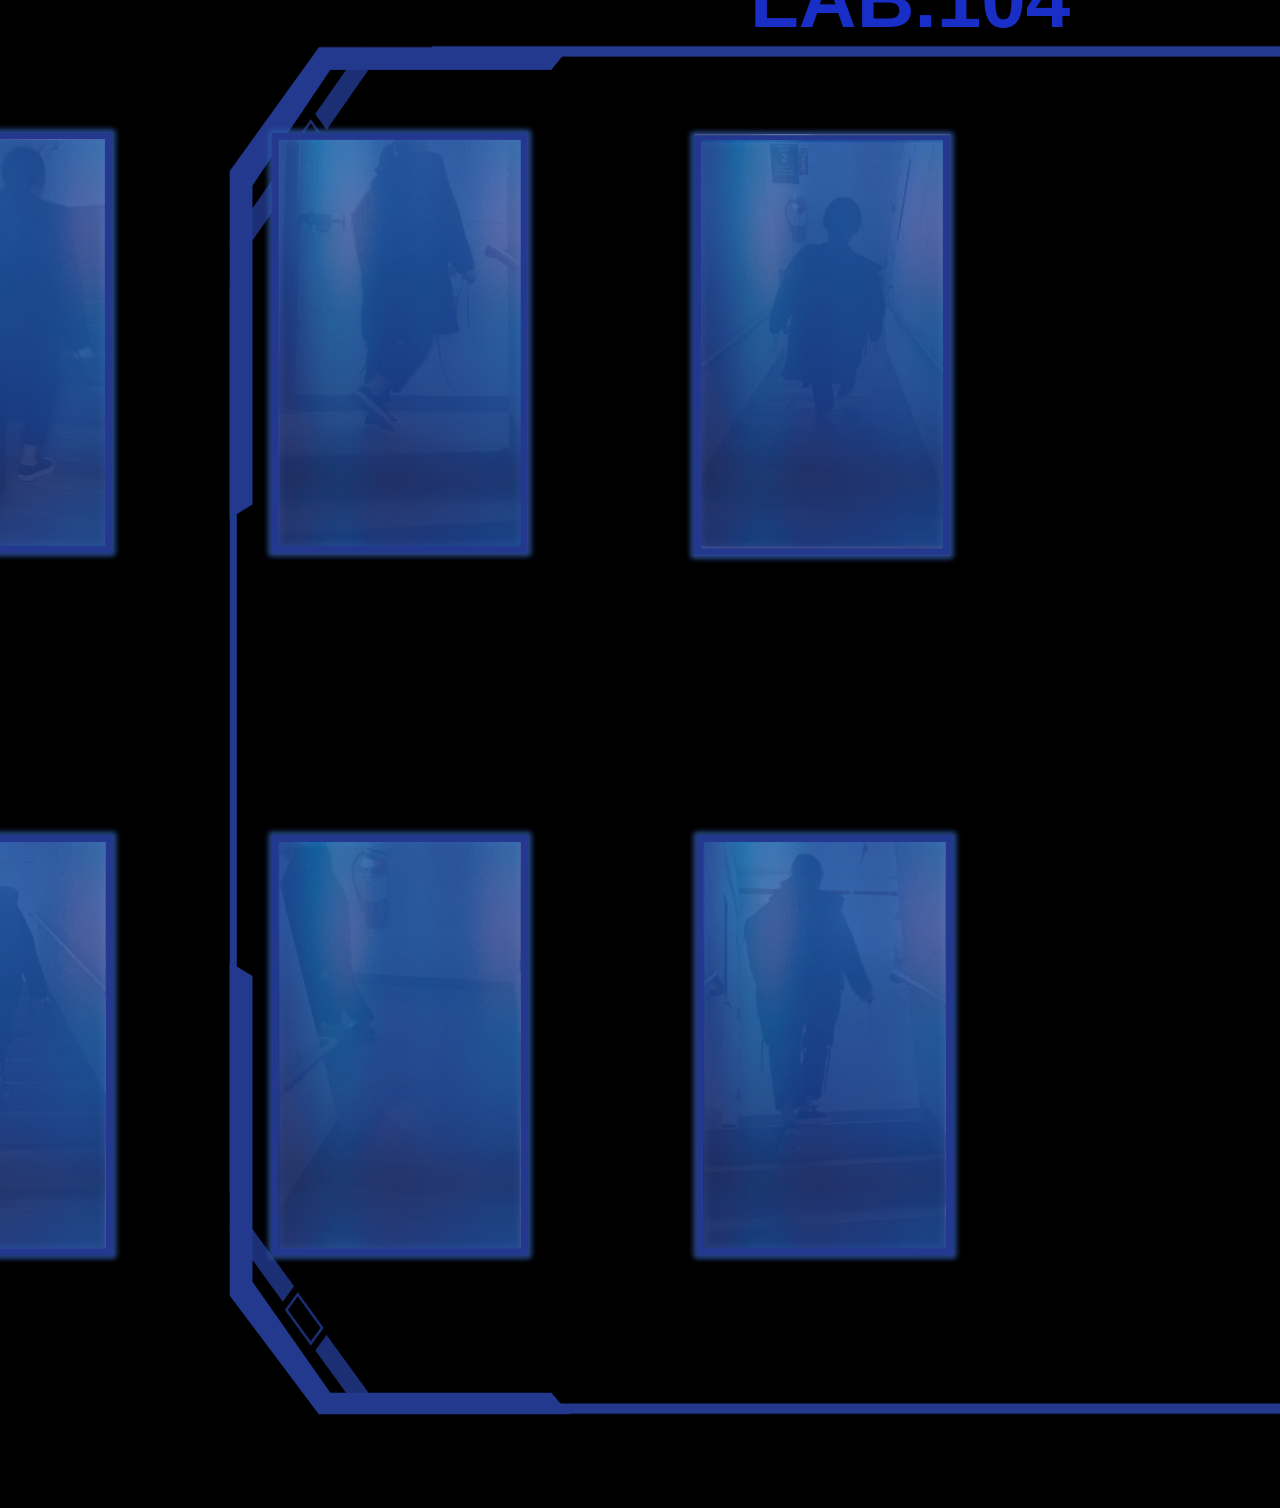
<file: index.html>
<!DOCTYPE html>
<html lang="en" dir="ltr">
  <head>
    <link rel="stylesheet" href="css/task1.css">
  </head>
<body>
<img class="frame"src="task 1 frame.png">
<a href="Task2.html"><img class="photo1" src="task1_photo1.png"></a>
<img class="glass1" src="gl.png">

<img class="photo2" src="task1_photo22.png">
<img class="glass2" src="gl.png">

<img class="photo3" src="task1_photo32.png">
<a href="Task3.html"><img class="glass3" src="gl.png"></a>

<img class="photo4" src="task1_photo4.png">
<a href="Task5.html"><img class="glass4" src="gl.png"></a>

<img class="photo5" src="task1_photo5.png">
<img class="glass5" src="gl.png">

<img class="photo6" src="task1_photo6.png">
<img class="glass6" src="gl.png">

<h1>
  LAB.104
</h1>

  </body>
</html>
</file>
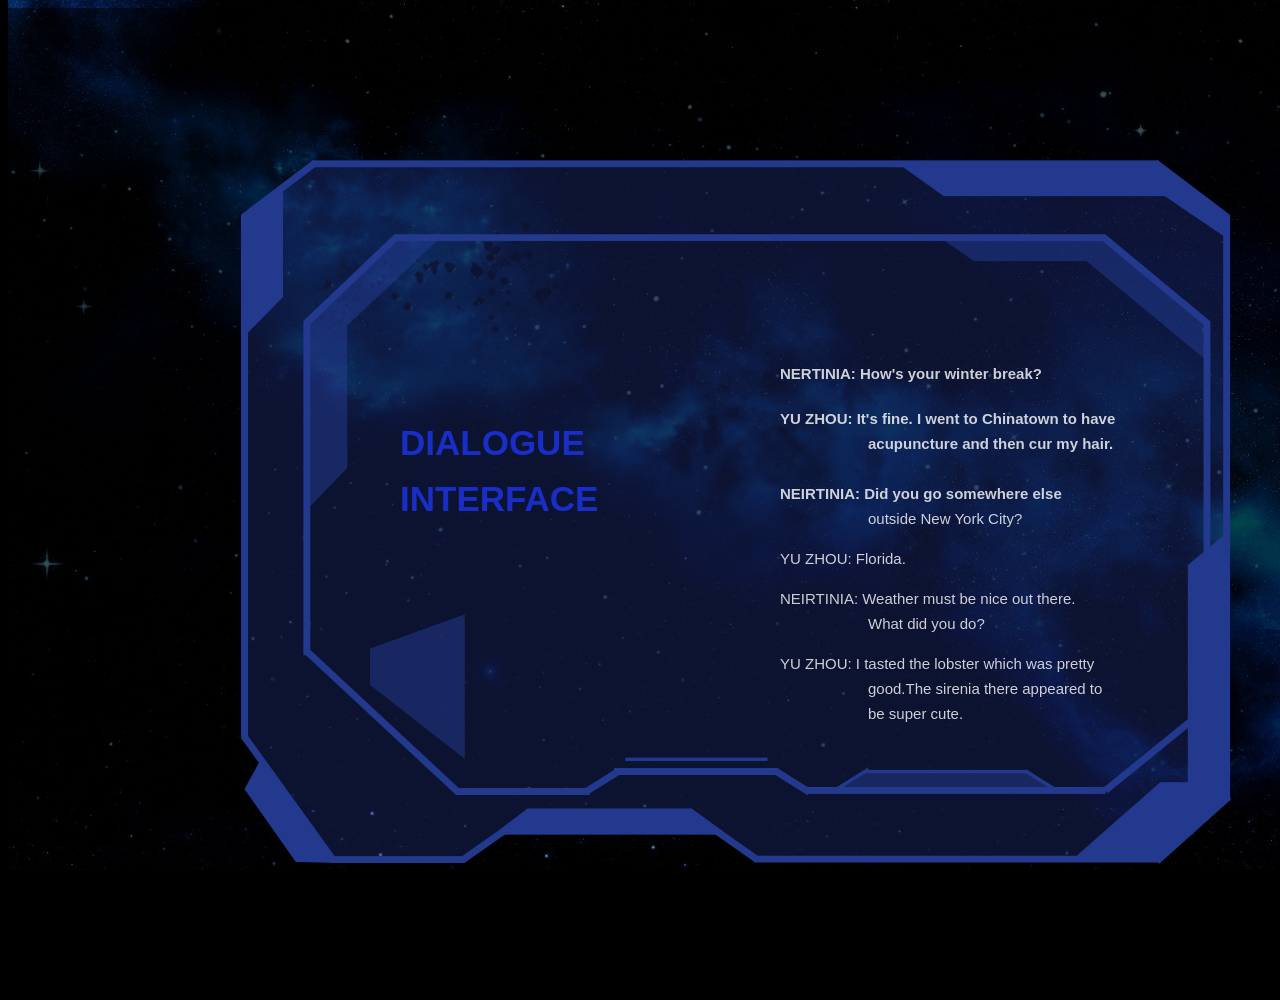
<file: Task2.html>
<!DOCTYPE html>
<html lang="en" dir="ltr">
  <head>
    <link rel="stylesheet" href="css/task2.css">
  </head>
<body>
  <div class="box"></div>
<img class="background" src="galaxy.jpg">
<img class="frame" src="frame.png">
<h1>DIALOGUE</h1>
<h2>INTERFACE</h2>
<h3>NERTINIA: How's your winter break?</h3>
<h4>YU ZHOU: It's fine. I went to Chinatown to have</h4>
<h5>acupuncture and then cur my hair.</h5>
<h6>NEIRTINIA: Did you go somewhere else </h6>
<h7>outside New York City?</h7>
<h8>YU ZHOU: Florida.</h8>
<h9>NEIRTINIA: Weather must be nice out there. </h9>
<h10>What did you do?</h10>
<h11>YU ZHOU: I tasted the lobster which was pretty</h11>
<h12>good.The sirenia there appeared to</h12>
<h13>be super cute.</h13>

  </body>
</html>
</file>
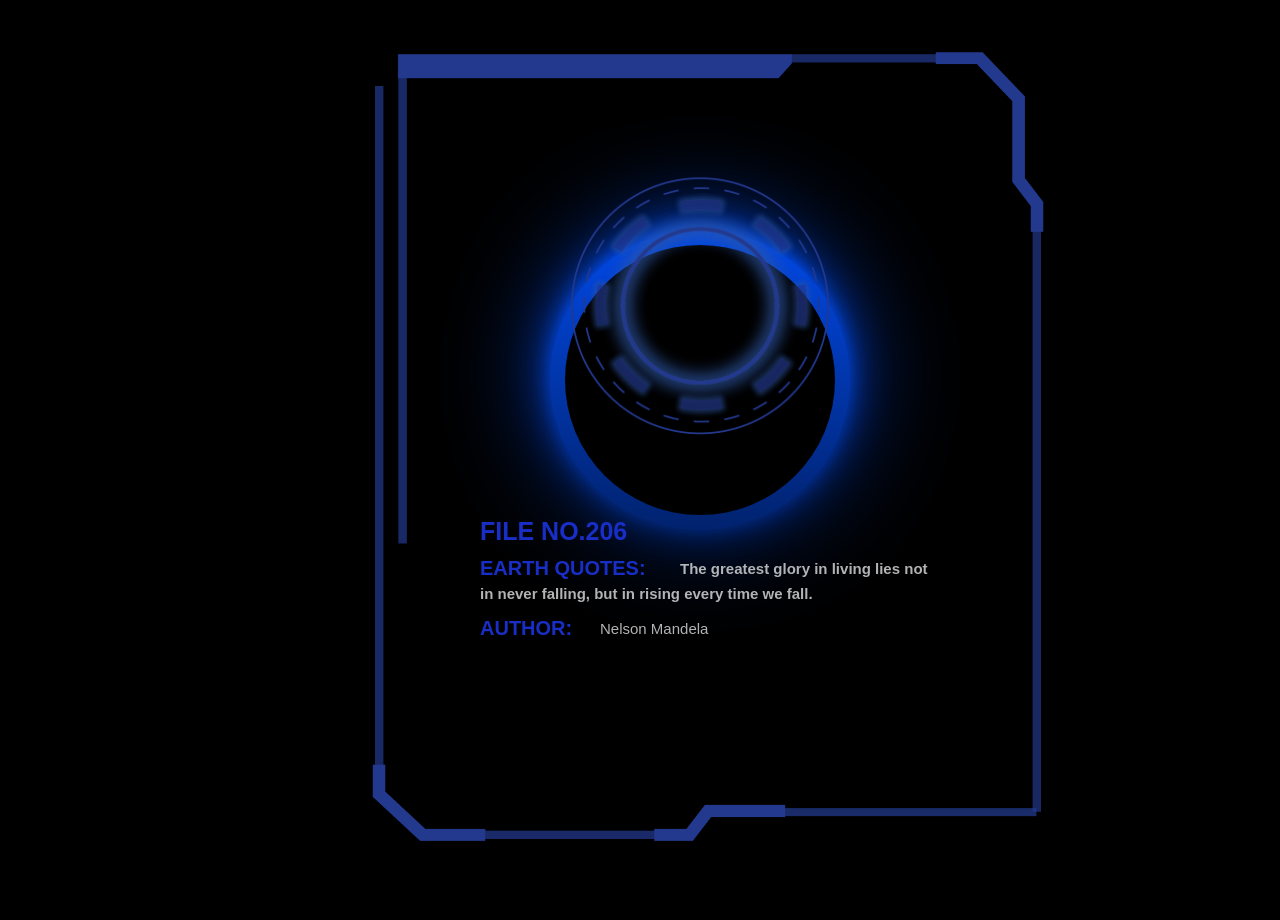
<file: Task3.html>
<!DOCTYPE html>
<html lang="en" dir="ltr">
  <head>
    <meta charset="utf-8">
    <link rel="stylesheet" href="css/task3.css">
    <title></title>
  </head>
  <body>
<img class="frame" src="task3_frame.png">
<img class="c" src="task3_1.png">
<img class="c1" src="1_2.png">
<img class="c2" src="1_3.png">
<img class="c3" src="1_4.png">
<div class="circle">
  <span></span>
  <span></span>
  <span></span>
  <span></span>
</div>
<h1>FILE NO.206</h1>
<h2>EARTH QUOTES:</h2>
<h4>The greatest glory in living lies not</h4>
<h3>in never falling, but in rising every time we fall.</h3>
<h6>AUTHOR:</h6>
<h7>Nelson Mandela</h7>
  </body>
</html>
</file>
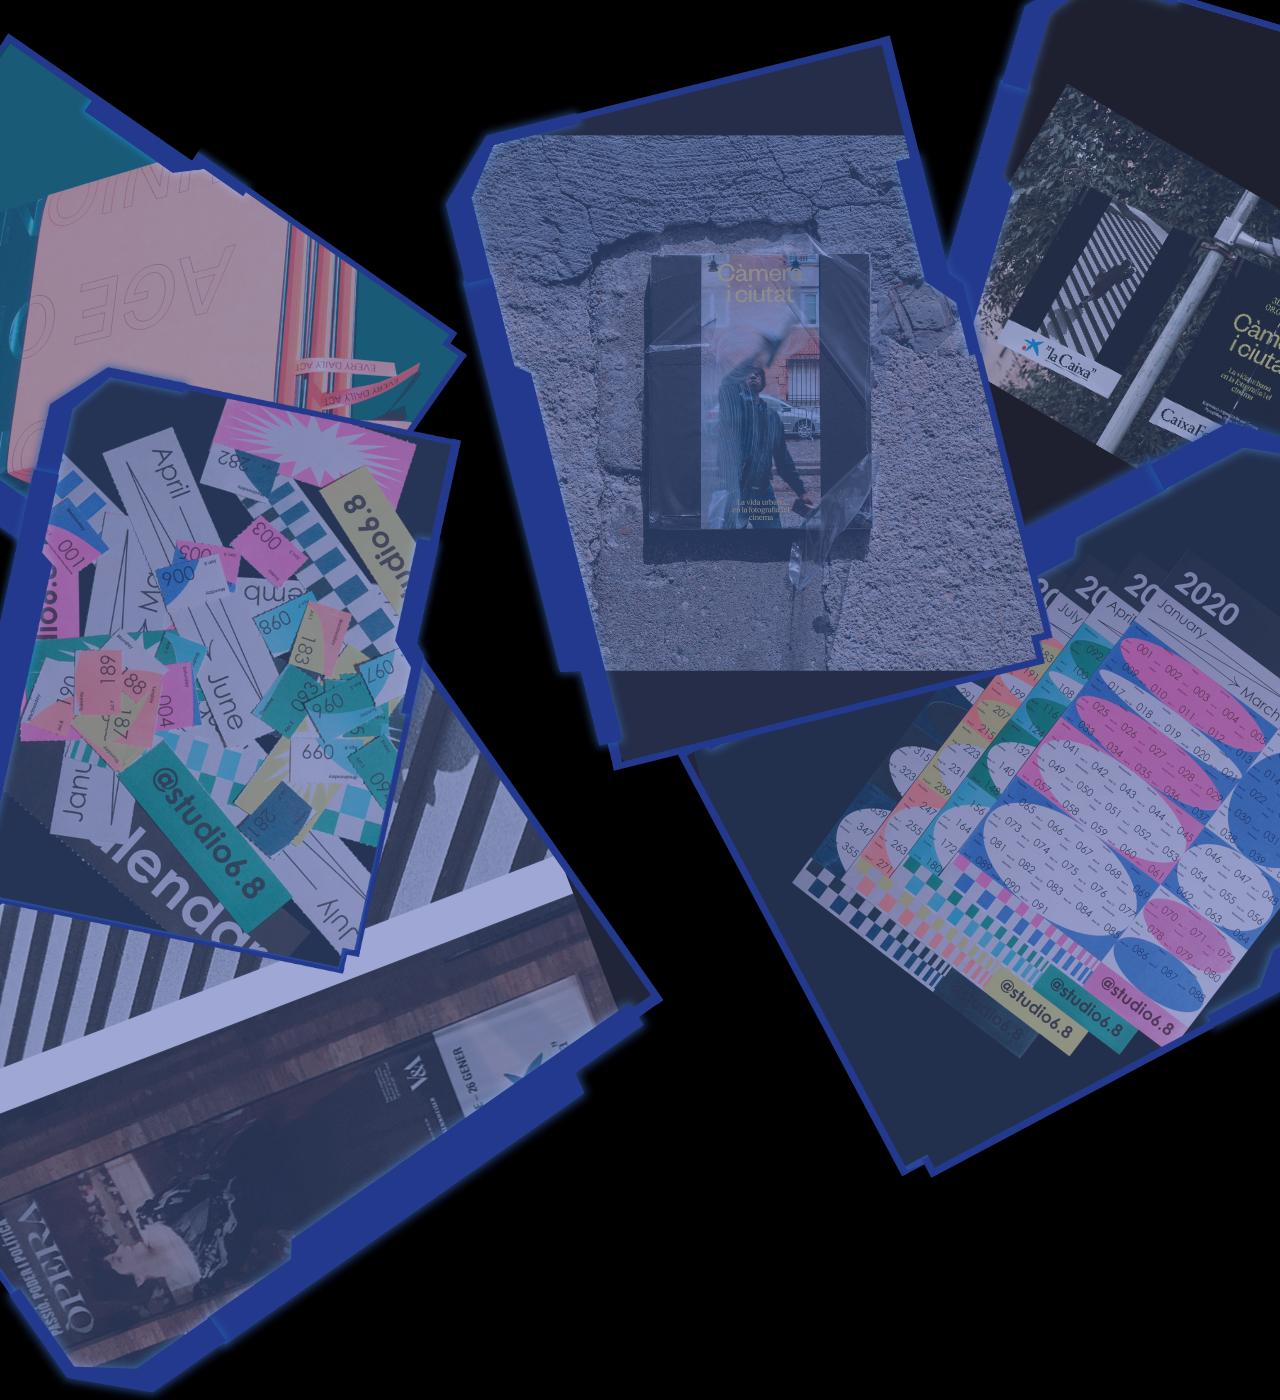
<file: Task5.html>
<!DOCTYPE html>
<html lang="en" dir="ltr">
  <head>
    <meta charset="utf-8">
    <link rel="stylesheet" href="css/task5.css">
  </head>
<body>
<img class="file1" src="5_1.png">
<img class="file2" src="5_2.png">
<img class="file3" src="5_3.png">
<img class="file4" src="5_4.png">
<img class="file5" src="5_5.png">
<img class="file6" src="5_6.png">
  </body>
</html>
</file>
<file: css/task1.css>
body{
  background-color:black;
  font-family: orbitron, sans-serif;
font-style: normal;
font-weight:300;
font-size:40px;
}

.frame{
  position:absolute;
  width:1500px;
  height:1500px;
  left:190px;
z-index:0;
}

.photo1{
  position:absolute;
  width:800px;
  height:500px;
  bottom:295px;
  right:900px;
  z-index:10;
}
.glass1{
  position:absolute;
  width:800px;
  height:500px;
  bottom:302px;
  right:888px;
  z-index:11;
}

.photo2{
  position:absolute;
  width:800px;
  height:500px;
  bottom:307px;
  right:550px;
}
.glass2{
  position:absolute;
  width:800px;
  height:500px;
  bottom:302px;
  right:472px;
  z-index:1;
}


.photo3{
  position:absolute;
  width:800px;
  height:500px;
  bottom:300px;
  right:50px;
}
.glass3{
  position:absolute;
  width:800px;
  height:500px;
  bottom:302px;
  right:50px;
  z-index:1;
}

.photo4{
  position:absolute;
  width:800px;
  height:500px;
  top:800px;
  right:855px;
}
.glass4{
  position:absolute;
  width:800px;
  height:500px;
  top:800px;
  right:888px;
  z-index:1;
}

.photo5{
  position:absolute;
  width:800px;
  height:500px;
  top:800px;
  right:440px;
}
.glass5{
  position:absolute;
  width:800px;
  height:500px;
  top:800px;
  right:473px;
  z-index:1;
}

.photo6{
  position:absolute;
  width:800px;
  height:500px;
  top:800px;
  right:15px;
}
.glass6{
  position:absolute;
  width:800px;
  height:500px;
  top:800px;
  right:48px;
  z-index:1;
}

h1{
  position:absolute;
bottom:800px;
  left:750px;
  color:#182ec7;
  z-index:1;
}
</file>
<file: css/task2.css>
body{
  background-color:black;
  font-family: orbitron, sans-serif;
font-style: normal;
}

.background{
  position:absolute;
  width:1500px;
  height:900px;
  opacity:0.6;
bottom:30px;
}

.box{
  position:absolute;;
  background-color: black;
  width:1500px;
  height:800px;
  opacity:0.5;
  z-index:1;
}

.frame{
  position:absolute;
  width:1500px;
  height:1000px;
top:0px;
  z-index:2;
}
h1{
  position:absolute;
  color:#182ec7;
  font-weight:300px;
  font-size:35px;
  top:400px;
  left:400px;
  z-index:20;
}
h2{
  position:absolute;
  color:#182ec7;
  font-weight:300px;
  font-size:35px;
  top:450px;
  left:400px;
  z-index:20;
}
h3{
  position:absolute;
  color:white;
  font-weight:50px;
  font-size:15px;
  top:350px;
  left:780px;
  opacity:0.8;
  z-index:20;
}

h4{
  position:absolute;
  color:white;
  font-size:15px;
  top:390px;
  left:780px;
  opacity:0.8;
  z-index:20;
}
h5{
  position:absolute;
  color:white;
  font-size:15px;
  top:410px;
  left:868px;
  opacity:0.8;
  z-index:20;
}
h6{
  position:absolute;
  color:white;
  font-size:15px;
  top:450px;
  left:780px;
  opacity:0.8;
  z-index:20;
}
h7{
  position:absolute;
  color:white;
  font-size:15px;
  top:510px;
  left:868px;
  opacity:0.8;
  z-index:20;
}
h8{
  position:absolute;
  color:white;
  font-size:15px;
  top:550px;
  left:780px;
  opacity:0.8;
  z-index:20;
}
h9{
  position:absolute;
  color:white;
  font-size:15px;
  top:590px;
  left:780px;
  opacity:0.8;
  z-index:20;
}
h10{
  position:absolute;
  color:white;
  font-size:15px;
  top:615px;
  left:868px;
  opacity:0.8;
  z-index:20;
}
h11{
  position:absolute;
  color:white;
  font-size:15px;
  top:655px;
  left:780px;
  opacity:0.8;
  z-index:20;
}
h12{
  position:absolute;
  color:white;
  font-size:15px;
  top:680px;
  left:868px;
  opacity:0.8;
  z-index:20;
}
h13{
  position:absolute;
  color:white;
  font-size:15px;
  top:705px;
  left:868px;
  opacity:0.8;
  z-index:20;
}
</file>
<file: css/task3.css>
body{
  background-color: black;
  font-family: orbitron, sans-serif;
font-style: normal;
}
.frame{
  width:1400px;
  height:900px;
  z-index:0;
}
.circle{
  position:absolute;
  width:300px;
  height:300px;
  bottom:370px;
  left:550px;
  background:linear-gradient(#034ef5,#011f62);
  border-radius:50%;
  animation:animate 1s linear infinite;
}

@keyframes animate{
  from{
    transform:rotate(0deg);
  }
  to{
    transform:rotate(360deg);
  }
}

.circle:after{
 content:'';
 position:absolute;
 top:15px;
 right:15px;
 bottom:15px;
 left:15px;
 background-color:black;
 border-radius:50%;
 background-color:black;
}
.circle span{
  position:absolute;
  width:100%;
  height:100%;
  background:linear-gradient(#034ef5,#011f62);
  border-radius:50%;
}
.circle span:nth-child(1){
  filter:blur(5px);
}
.circle span:nth-child(2){
  filter:blur(10px);
}
.circle span:nth-child(3){
  filter:blur(20px);
}
.circle span:nth-child(4){
  filter:blur(55px);
}


.c{
  position:absolute;
  width:1190px;
  height:790px;
  top:35px;
left:105px;
  z-index:2;
}
.c1{
  position:absolute;
  width:1190px;
  height:790px;
  top:35px;
left:105px;
  z-index:2;
}
.c2{
  position:absolute;
  width:1190px;
  height:790px;
  top:35px;
left:105px;
  z-index:2;
}
.c3{
  position:absolute;
  width:1190px;
  height:790px;
  top:35px;
left:105px;
  z-index:2;
}

h1{
  position:absolute;
  color:#182ec7;
  font-weight:300px;
  font-size:25px;
  top:500px;
  left:480px;
  z-index:20;
}
h2{
  position:absolute;
  color:#182ec7;
  font-weight:300px;
  font-size:20px;
  top:540px;
  left:480px;
  z-index:20;
}
h4{
  position:absolute;
  color:white;
  font-weight:300px;
  font-size:15px;
  top:540px;
  left:680px;
  z-index:20;
  opacity:0.7;
}
h3{
  position:absolute;
  color:white;
  font-weight:300px;
  font-size:15px;
  top:570px;
  left:480px;
  z-index:20;
    opacity:0.7;
}
h5{
  position:absolute;
  color:white;
  font-weight:300px;
  font-size:15px;
  top:585px;
  left:680px;
  z-index:20;
    opacity:0.7;
}
h6{
  position:absolute;
  color:#182ec7;
  font-weight:300px;
  font-size:20px;
  top:570px;
  left:480px;
  z-index:20;
}
h7{
  position:absolute;
  color:white;
  font-weight:300px;
  font-size:15px;
  top:620px;
  left:600px;
  z-index:20;
  opacity:0.7;
}
</file>
<file: css/task5.css>
body{
  background-color:black;
}
.file1{
  position:absolute;
  width:1350px;
  height:900px;
right:400px;
bottom:80px;
}
.file2{
  position:absolute;
  width:1350px;
  height:900px;
  left:400px;
right:400px;
bottom:100px;
}
.file3{
  position:absolute;
  width:1700px;
  height:1100px;
right:400px;
top:200px;
z-index:10;
}

.file4{
  position:absolute;
  width:1200px;
  height:800px;
  left:500px;
top:400px;
}

.file5{
  position:absolute;
  width:1200px;
  height:800px;
  top:0px;
left:200px;
z-index:15;
}
.file6{
  position:absolute;
  width:1200px;
  height:800px;
  top:600px;
  right:400px;
z-index:1;
}
</file>
